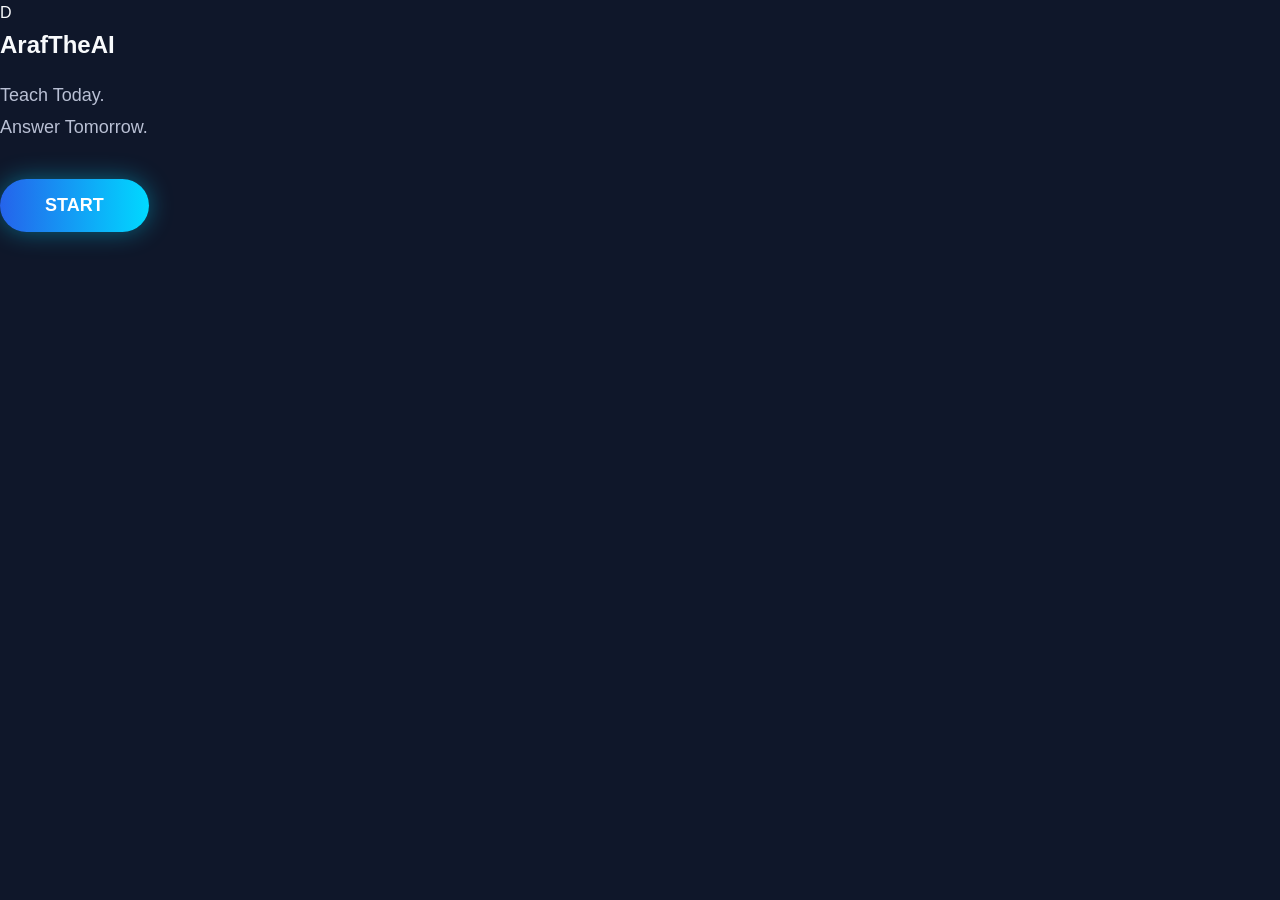
<file: index.html>
D<!DOCTYPE html>
<html lang="en">
<head>
  <meta charset="UTF-8">
  <meta name="viewport" content="width=device-width, initial-scale=1.0">
  <title>ArafTheAI</title>

  <link rel="stylesheet" href="style.css">
</head>

<body>

<div class="background"></div>

<div class="container">

    <h1 class="logo">ArafTheAI</h1>

    <p class="tagline">
        Teach Today.<br>
        Answer Tomorrow.
    </p>

    <button id="startBtn">
        START
    </button>

</div>

<script src="script.js"></script>

</body>
</html>
</file>
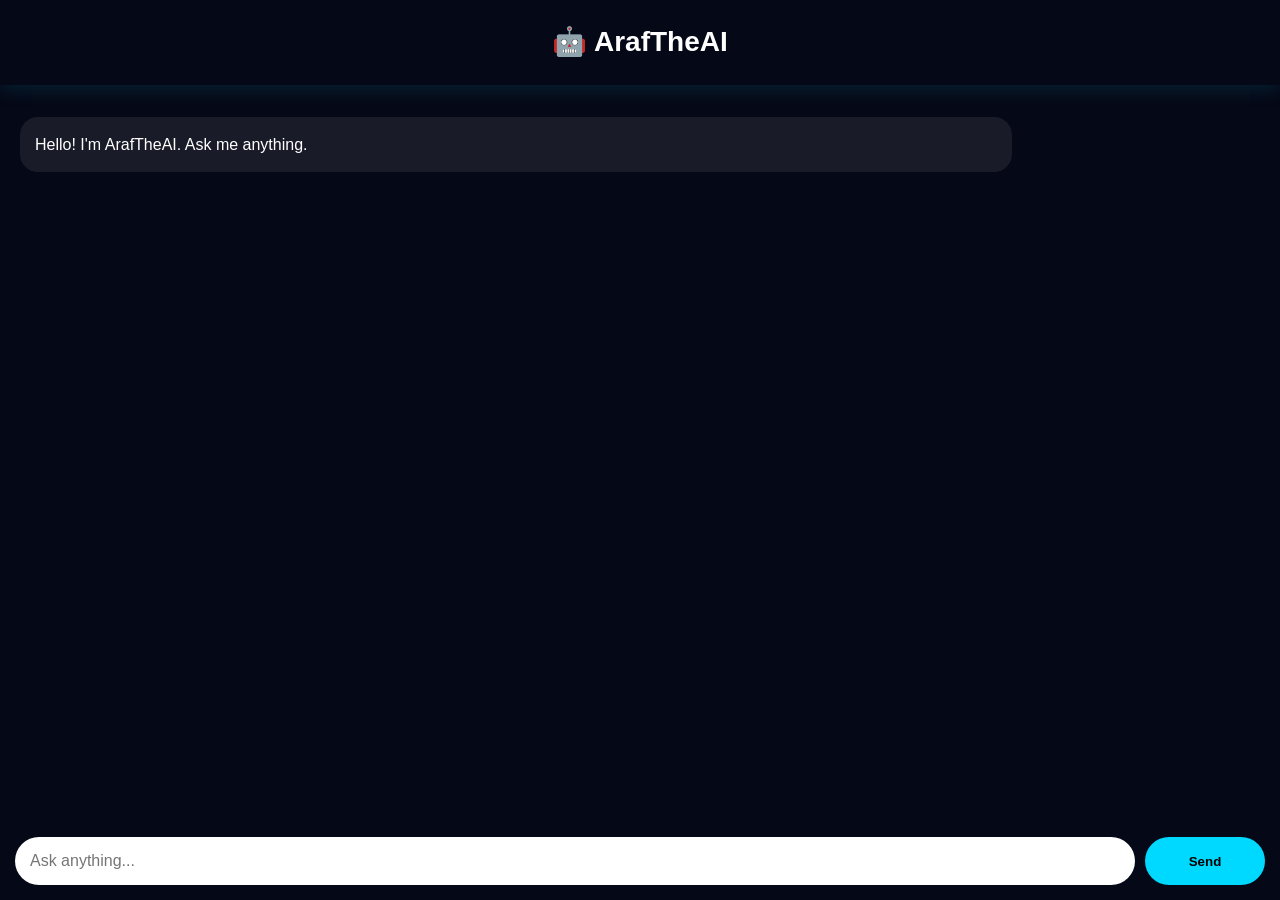
<file: ask.html>
<!DOCTYPE html>
<html lang="en">
<head>
<meta charset="UTF-8">
<meta name="viewport" content="width=device-width, initial-scale=1.0">
<title>Ask ArafTheAI</title>

<link rel="stylesheet" href="style.css">

<style>

body{
    background:#050816;
    color:white;
    margin:0;
    display:flex;
    flex-direction:column;
    height:100vh;
}

.header{
    padding:20px;
    font-size:28px;
    font-weight:bold;
    text-align:center;
    box-shadow:0 2px 20px rgba(0,217,255,.15);
}

#chatBox{
    flex:1;
    overflow-y:auto;
    padding:20px;
}

.message{
    max-width:80%;
    padding:15px;
    margin:12px 0;
    border-radius:18px;
}

.user{
    background:#00d9ff;
    color:black;
    margin-left:auto;
}

.ai{
    background:rgba(255,255,255,.08);
    color:white;
}

.inputArea{
    display:flex;
    padding:15px;
    gap:10px;
}

input{
    flex:1;
    padding:15px;
    border:none;
    border-radius:30px;
    font-size:16px;
}

button{
    width:120px;
    border:none;
    border-radius:30px;
    background:#00d9ff;
    font-weight:bold;
    cursor:pointer;
}

</style>

</head>

<body>

<div class="background"></div>

<div class="header">
🤖 ArafTheAI
</div>

<div id="chatBox">

<div class="message ai">
Hello! I'm ArafTheAI.
Ask me anything.
</div>

</div>

<div class="inputArea">

<input
id="question"
placeholder="Ask anything...">

<button onclick="sendMessage()">
Send
</button>

</div>

<script>

function sendMessage(){

let input=document.getElementById("question");

let text=input.value.trim();

if(text=="") return;

let chat=document.getElementById("chatBox");

chat.innerHTML+=`
<div class="message user">
${text}
</div>
`;

chat.innerHTML+=`
<div class="message ai">
Searching knowledge...
</div>
`;

chat.scrollTop=chat.scrollHeight;

input.value="";

}

</script>

</body>
</html>
</file>
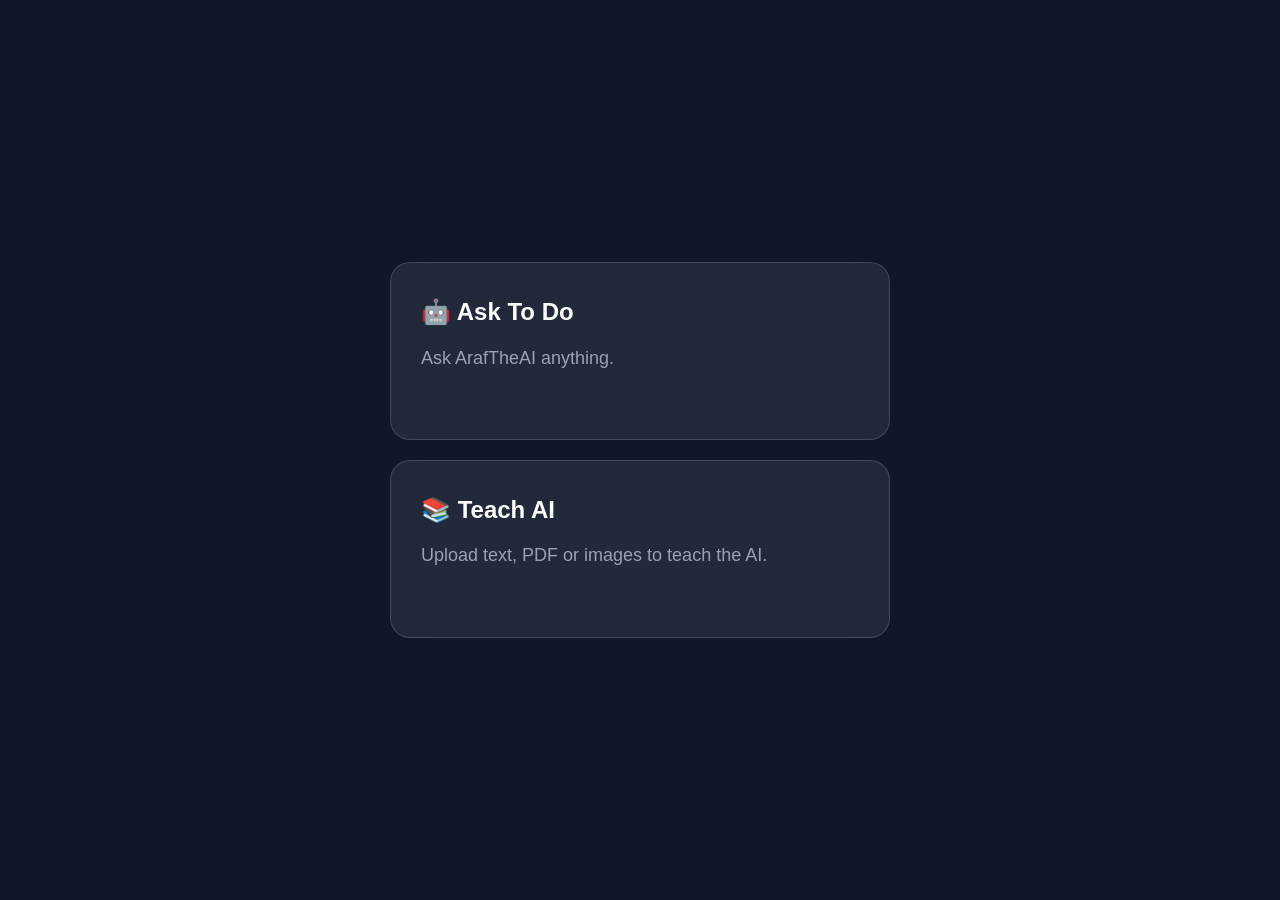
<file: dashboard.html>
<!DOCTYPE html>
<html lang="en">
<head>
<meta charset="UTF-8">
<meta name="viewport" content="width=device-width, initial-scale=1.0">
<title>ArafTheAI Dashboard</title>

<link rel="stylesheet" href="style.css">

<style>

body{
display:flex;
justify-content:center;
align-items:center;
height:100vh;
}

.menu{
width:90%;
max-width:500px;
}

.card{
background:rgba(255,255,255,.08);
backdrop-filter:blur(20px);
border:1px solid rgba(255,255,255,.15);
padding:30px;
border-radius:20px;
margin:20px 0;
cursor:pointer;
transition:.3s;
color:white;
}

.card:hover{
transform:translateY(-5px);
box-shadow:0 0 25px #00d9ff;
}

h2{
margin-bottom:10px;
}

p{
opacity:.8;
}

</style>

</head>

<body>

<div class="background"></div>

<div class="menu">

<div class="card" onclick="location.href='ask.html'">
<h2>🤖 Ask To Do</h2>
<p>Ask ArafTheAI anything.</p>
</div>

<div class="card" onclick="location.href='teach.html'">
<h2>📚 Teach AI</h2>
<p>Upload text, PDF or images to teach the AI.</p>
</div>

</div>

</body>
</html>
</file>
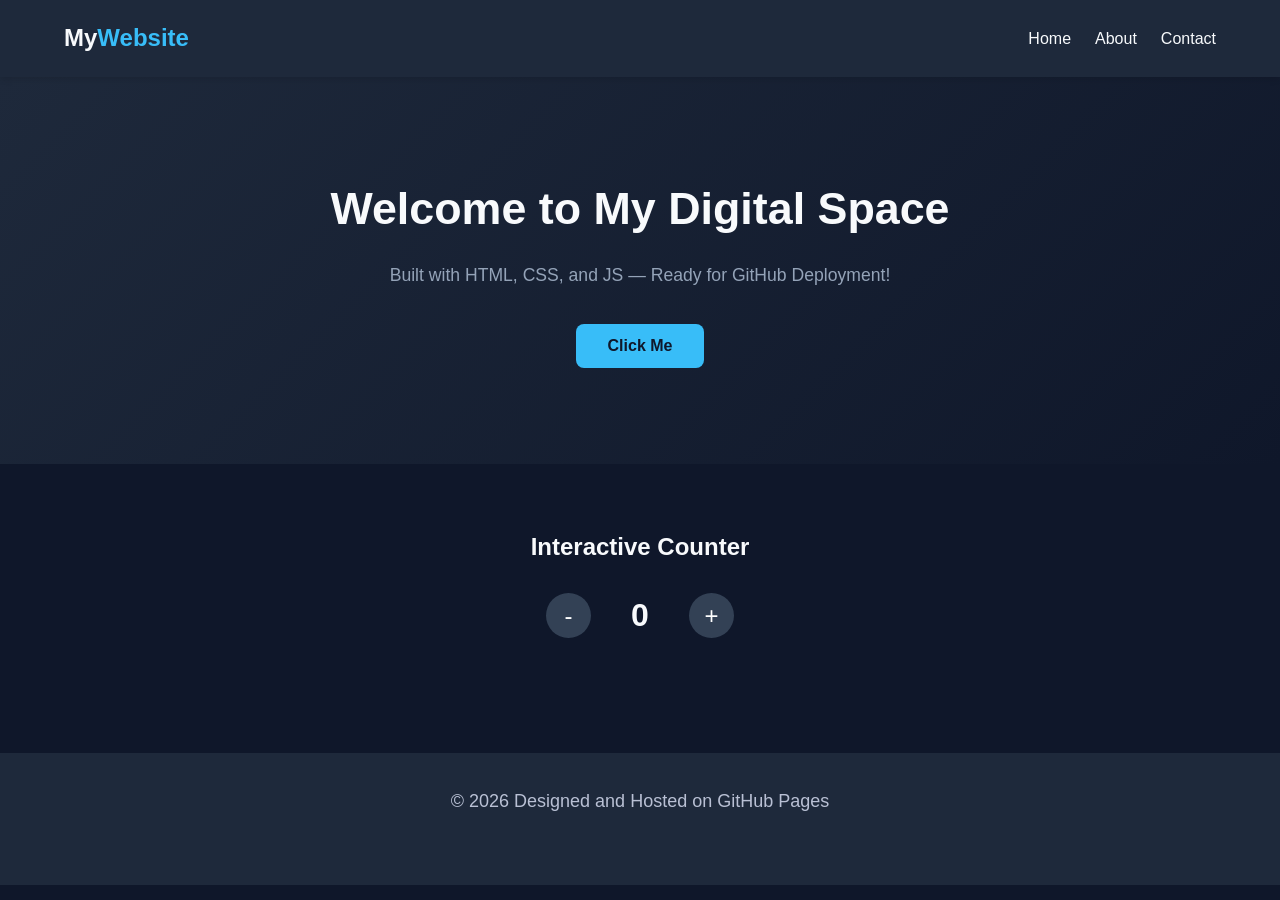
<file: gemini-code-1784644062583.html>
<!DOCTYPE html>
<html lang="en">
<head>
  <meta charset="UTF-8">
  <meta name="viewport" content="width=device-width, initial-scale=1.0">
  <title>Modern Interactive Web Page</title>
  <link rel="stylesheet" href="style.css">
</head>
<body>

  <!-- Navigation Bar -->
  <nav class="navbar">
    <div class="logo">My<span>Website</span></div>
    <ul class="nav-links">
      <li><a href="#home">Home</a></li>
      <li><a href="#about">About</a></li>
      <li><a href="#contact">Contact</a></li>
    </ul>
  </nav>

  <!-- Hero Section -->
  <header id="home" class="hero">
    <h1>Welcome to My Digital Space</h1>
    <p>Built with HTML, CSS, and JS — Ready for GitHub Deployment!</p>
    <button id="cta-btn" onclick="showMessage()">Click Me</button>
  </header>

  <!-- Interactive Counter Section -->
  <section id="about" class="interactive-section">
    <h2>Interactive Counter</h2>
    <div class="counter-box">
      <button onclick="decrement()">-</button>
      <span id="counter">0</span>
      <button onclick="increment()">+</button>
    </div>
  </section>

  <!-- Footer -->
  <footer id="contact">
    <p>&copy; 2026 Designed and Hosted on GitHub Pages</p>
  </footer>

  <script src="script.js"></script>
</body>
</html>
</file>
<file: style.css>
/* Reset & Base Styles */
* {
  margin: 0;
  padding: 0;
  box-sizing: border-box;
  font-family: 'Segoe UI', Tahoma, Geneva, Verdana, sans-serif;
}

body {
  background-color: #0f172a;
  color: #f8fafc;
  line-height: 1.6;
}

/* Navbar */
.navbar {
  display: flex;
  justify-content: space-between;
  align-items: center;
  padding: 1.2rem 5%;
  background-color: #1e293b;
  position: sticky;
  top: 0;
  box-shadow: 0 4px 6px -1px rgba(0, 0, 0, 0.1);
}

.logo {
  font-size: 1.5rem;
  font-weight: bold;
}

.logo span {
  color: #38bdf8;
}

.nav-links {
  list-style: none;
  display: flex;
  gap: 1.5rem;
}

.nav-links a {
  color: #f8fafc;
  text-decoration: none;
  font-weight: 500;
  transition: color 0.3s;
}

.nav-links a:hover {
  color: #38bdf8;
}

/* Hero Section */
.hero {
  text-align: center;
  padding: 6rem 1rem;
  background: linear-gradient(135deg, #1e293b, #0f172a);
}

.hero h1 {
  font-size: 2.8rem;
  margin-bottom: 1rem;
}

.hero p {
  color: #94a3b8;
  margin-bottom: 2rem;
  font-size: 1.1rem;
}

#cta-btn {
  padding: 0.8rem 2rem;
  font-size: 1rem;
  background-color: #38bdf8;
  color: #0f172a;
  border: none;
  border-radius: 8px;
  font-weight: bold;
  cursor: pointer;
  transition: transform 0.2s, background 0.3s;
}

#cta-btn:hover {
  background-color: #0284c7;
  transform: translateY(-2px);
}

/* Counter Section */
.interactive-section {
  text-align: center;
  padding: 4rem 1rem;
}

.interactive-section h2 {
  margin-bottom: 1.5rem;
}

.counter-box {
  display: flex;
  justify-content: center;
  align-items: center;
  gap: 1.5rem;
}

.counter-box button {
  width: 45px;
  height: 45px;
  font-size: 1.5rem;
  background-color: #334155;
  color: #fff;
  border: none;
  border-radius: 50%;
  cursor: pointer;
  transition: background 0.2s;
}

.counter-box button:hover {
  background-color: #475569;
}

#counter {
  font-size: 2rem;
  font-weight: bold;
  min-width: 50px;
}

/* Footer */
footer {
  text-align: center;
  padding: 2rem;
  background-color: #1e293b;
  color: #64748b;
  margin-top: 3rem;
}
/* ===== AI ORB ===== */

.ai-circle{

position:relative;

width:180px;

height:180px;

margin:auto;
margin-bottom:40px;

display:flex;
justify-content:center;
align-items:center;

}

.core{

width:90px;
height:90px;

border-radius:50%;

background:

linear-gradient(
135deg,
#00d9ff,
#2563eb
);

display:flex;
justify-content:center;
align-items:center;

font-size:35px;

box-shadow:

0 0 25px #00d9ff,
0 0 60px #00d9ff;

animation:pulse 2.5s infinite;

z-index:5;

}

@keyframes pulse{

0%{

transform:scale(1);

}

50%{

transform:scale(1.08);

}

100%{

transform:scale(1);

}

}

.ring{

position:absolute;

border-radius:50%;

border:2px solid rgba(0,217,255,.35);

animation:spin linear infinite;

}

.ring1{

width:130px;
height:130px;

animation-duration:10s;

}

.ring2{

width:160px;
height:160px;

animation-duration:16s;
animation-direction:reverse;

}

.ring3{

width:190px;
height:190px;

animation-duration:22s;

}

@keyframes spin{

from{

transform:rotate(0deg);

}

to{

transform:rotate(360deg);

}

}

/* ===== LOGO ===== */

h1{

font-size:52px;

font-weight:700;

margin-bottom:15px;

}

h1 span{

color:#00d9ff;

text-shadow:

0 0 15px #00d9ff;

}

p{

font-size:18px;

color:#b9c0d4;

line-height:1.8;

margin-bottom:35px;

}

/* ===== BUTTON ===== */

#startBtn{

padding:16px 45px;

border:none;

border-radius:50px;

font-size:18px;

font-weight:600;

cursor:pointer;

color:white;

background:

linear-gradient(
90deg,
#2563eb,
#00d9ff
);

display:inline-flex;

align-items:center;

gap:12px;

transition:.35s;

box-shadow:

0 0 25px rgba(0,217,255,.4);

}

#startBtn:hover{

transform:translateY(-4px);

box-shadow:

0 0 40px rgba(0,217,255,.8);

}

#startBtn:active{

transform:scale(.96);

  }
</file>
